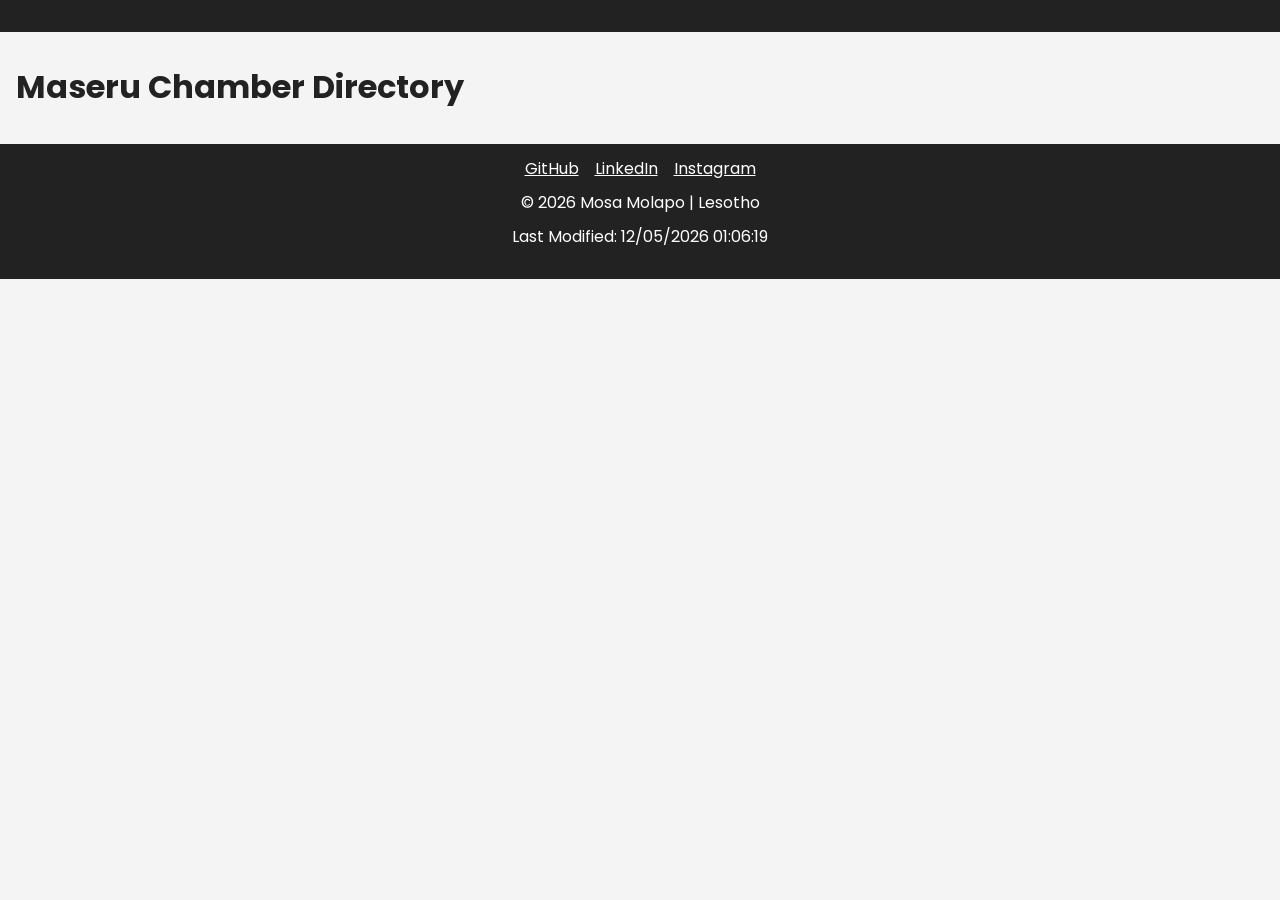
<file: index.html>
<!DOCTYPE html>
<html lang="en">
<head>
    <meta charset="UTF-8">
    <meta name="viewport" content="width=device-width, initial-scale=1.0">

    <title>WDD 231 | Home</title>

    <meta name="description" content="Course home page for WDD231">
    <meta name="author" content="Your Name">

    <link rel="stylesheet" href="styles/normalize.css">
    <link rel="stylesheet" href="styles/small.css">
    <link rel="stylesheet" href="styles/larger.css">

    <link rel="preconnect" href="https://fonts.googleapis.com">
    <link href="https://fonts.googleapis.com/css2?family=Poppins:wght@300;400;600&display=swap" rel="stylesheet">

    <script src="scripts/navigation.js" defer></script>
    <script src="scripts/dates.js" defer></script>
    <script src="scripts/courses.js" defer></script>
</head>

<body>

<header>
  <!-- logo/nav -->
</header>

<main>
  <h1>Maseru Chamber Directory</h1>

  <!-- rest of page -->
</main>

<footer>
    <div class="socials">
        <a href="https://github.com/yourusername" target="_blank">GitHub</a>
        <a href="https://linkedin.com" target="_blank">LinkedIn</a>
        <a href="https://instagram.com" target="_blank">Instagram</a>
    </div>

    <p>
        © <span id="year"></span> Mosa Molapo | Lesotho
    </p>

    <p id="lastModified"></p>
</footer>

</body>
</html>
</file>
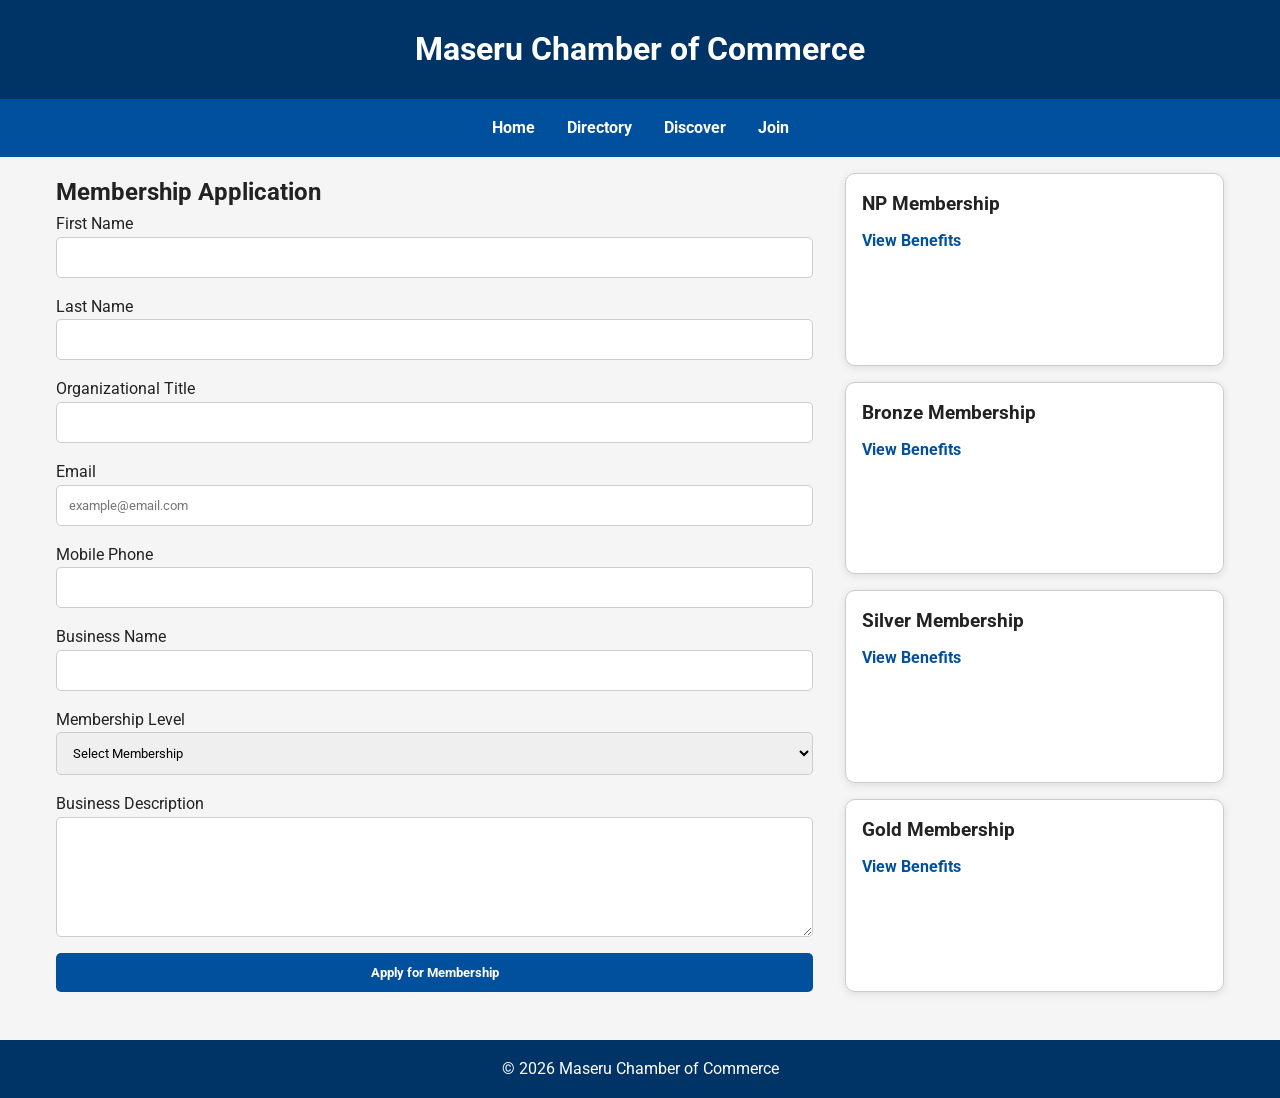
<file: chamber/join.html>
<!DOCTYPE html>
<html lang="en">
<head>
    <meta charset="UTF-8">
    <meta name="viewport" content="width=device-width, initial-scale=1.0">

    <title>Join the Chamber | Maseru Chamber of Commerce</title>

    <meta name="description"
        content="Apply for membership with the Maseru Chamber of Commerce and connect with local businesses, networking opportunities, and professional resources.">

    <meta name="author" content="Grace M">

    <link rel="icon" href="images/favicon.ico">

    <meta property="og:title" content="Join the Chamber | Maseru Chamber of Commerce">

    <meta property="og:description"
        content="Become a member of the Maseru Chamber of Commerce and access networking, training, events, and business growth opportunities.">

    <meta property="og:image"
        content="https://yourusername.github.io/wdd231/chamber/images/chamber-social.webp">

    <meta property="og:url"
        content="https://yourusername.github.io/wdd231/chamber/join.html">

    <meta property="og:type" content="website">

    <link rel="preconnect" href="https://fonts.googleapis.com">
    <link rel="preconnect" href="https://fonts.gstatic.com" crossorigin>

    <link href="https://fonts.googleapis.com/css2?family=Roboto:wght@400;500;700&display=swap"
        rel="stylesheet">

    <link rel="stylesheet" href="styles/chamber.css">
    <link rel="stylesheet" href="styles/join.css">

    <script src="scripts/join.js" defer></script>
</head>
<body>

<header>
    <h1>Maseru Chamber of Commerce</h1>
</header>

<nav>
    <a href="index.html">Home</a>
    <a href="directory.html">Directory</a>
    <a href="discover.html">Discover</a>
    <a href="join.html">Join</a>
</nav>

<main class="join-container">

    <section class="form-section">
        <h2>Membership Application</h2>

        <form method="get" action="thankyou.html">

            <label>
                First Name
                <input type="text"
                    name="firstname"
                    required
                    title="Enter your first name"
                    autocomplete="given-name">
            </label>

            <label>
                Last Name
                <input type="text"
                    name="lastname"
                    required
                    title="Enter your last name"
                    autocomplete="family-name">
            </label>

            <label>
                Organizational Title
                <input type="text"
                    name="orgtitle"
                    title="At least 7 characters, letters, hyphens and spaces only"
                    autocomplete="organization-title"
                    pattern="[A-Za-z\s\-]{7,}">
            </label>

            <label>
                Email
                <input type="email"
                    name="email"
                    required
                    title="Enter your email address"
                    autocomplete="email"
                    placeholder="example@email.com">
            </label>

            <label>
                Mobile Phone
                <input type="tel"
                    name="phone"
                    required
                    title="Enter your mobile phone number"
                    autocomplete="tel">
            </label>

            <label>
                Business Name
                <input type="text"
                    name="business"
                    required
                    title="Business name"
                    autocomplete="organization">
            </label>

            <label>
                Membership Level
                <select name="membership" required>
                    <option value="">Select Membership</option>
                    <option value="np">NP Membership</option>
                    <option value="bronze">Bronze Membership</option>
                    <option value="silver">Silver Membership</option>
                    <option value="gold">Gold Membership</option>
                </select>
            </label>

            <label>
                Business Description
                <textarea
                    name="description"
                    title="Describe your organization"></textarea>
            </label>

            <input type="hidden" id="timestamp" name="timestamp">

            <input type="submit" value="Apply for Membership">

        </form>
    </section>

    <aside class="membership-cards">

        <div class="card">
            <h3>NP Membership</h3>
            <a href="#" onclick="document.getElementById('npModal').showModal()">
                View Benefits
            </a>
        </div>

        <div class="card">
            <h3>Bronze Membership</h3>
            <a href="#" onclick="document.getElementById('bronzeModal').showModal()">
                View Benefits
            </a>
        </div>

        <div class="card">
            <h3>Silver Membership</h3>
            <a href="#" onclick="document.getElementById('silverModal').showModal()">
                View Benefits
            </a>
        </div>

        <div class="card">
            <h3>Gold Membership</h3>
            <a href="#" onclick="document.getElementById('goldModal').showModal()">
                View Benefits
            </a>
        </div>

    </aside>

</main>

<dialog id="npModal">
    <h3>NP Membership</h3>
    <p>Free membership for nonprofit organizations.</p>
    <button onclick="npModal.close()">Close</button>
</dialog>

<dialog id="bronzeModal">
    <h3>Bronze Membership</h3>
    <p>Networking opportunities and chamber listing.</p>
    <button onclick="bronzeModal.close()">Close</button>
</dialog>

<dialog id="silverModal">
    <h3>Silver Membership</h3>
    <p>Bronze benefits plus event discounts and training.</p>
    <button onclick="silverModal.close()">Close</button>
</dialog>

<dialog id="goldModal">
    <h3>Gold Membership</h3>
    <p>All benefits including homepage spotlight advertising.</p>
    <button onclick="goldModal.close()">Close</button>
</dialog>

<footer>
    <p>&copy; 2026 Maseru Chamber of Commerce</p>
</footer>

</body>
</html>
</file>
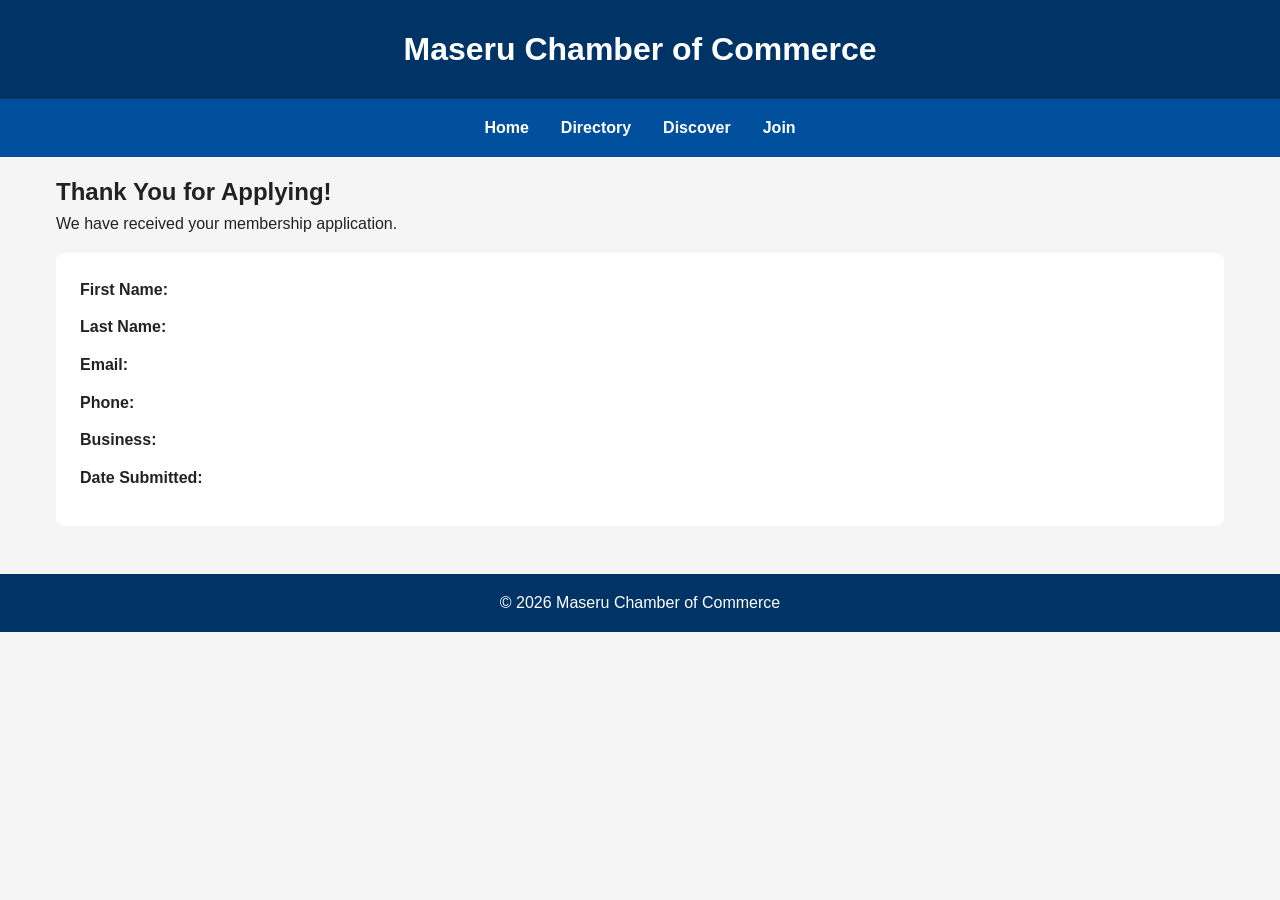
<file: chamber/thankyou.html>
<!DOCTYPE html>
<html lang="en">
<head>
    <meta charset="UTF-8">
    <meta name="viewport" content="width=device-width, initial-scale=1.0">
    <title>Thank You</title>

    <link rel="stylesheet" href="styles/chamber.css">

    <script defer>
        document.addEventListener("DOMContentLoaded", () => {
            const params = new URLSearchParams(window.location.search);

            document.getElementById("fname").textContent =
                params.get("firstname");

            document.getElementById("lname").textContent =
                params.get("lastname");

            document.getElementById("email").textContent =
                params.get("email");

            document.getElementById("phone").textContent =
                params.get("phone");

            document.getElementById("business").textContent =
                params.get("business");

            document.getElementById("timestamp").textContent =
                params.get("timestamp");
        });
    </script>
</head>
<body>

<header>
    <h1>Maseru Chamber of Commerce</h1>
</header>

<nav>
    <a href="index.html">Home</a>
    <a href="directory.html">Directory</a>
    <a href="discover.html">Discover</a>
    <a href="join.html">Join</a>
</nav>

<main>

    <h2>Thank You for Applying!</h2>

    <p>We have received your membership application.</p>

    <div class="submission-info">
        <p><strong>First Name:</strong> <span id="fname"></span></p>
        <p><strong>Last Name:</strong> <span id="lname"></span></p>
        <p><strong>Email:</strong> <span id="email"></span></p>
        <p><strong>Phone:</strong> <span id="phone"></span></p>
        <p><strong>Business:</strong> <span id="business"></span></p>
        <p><strong>Date Submitted:</strong> <span id="timestamp"></span></p>
    </div>

</main>

<footer>
    <p>&copy; 2026 Maseru Chamber of Commerce</p>
</footer>

</body>
</html>
</file>
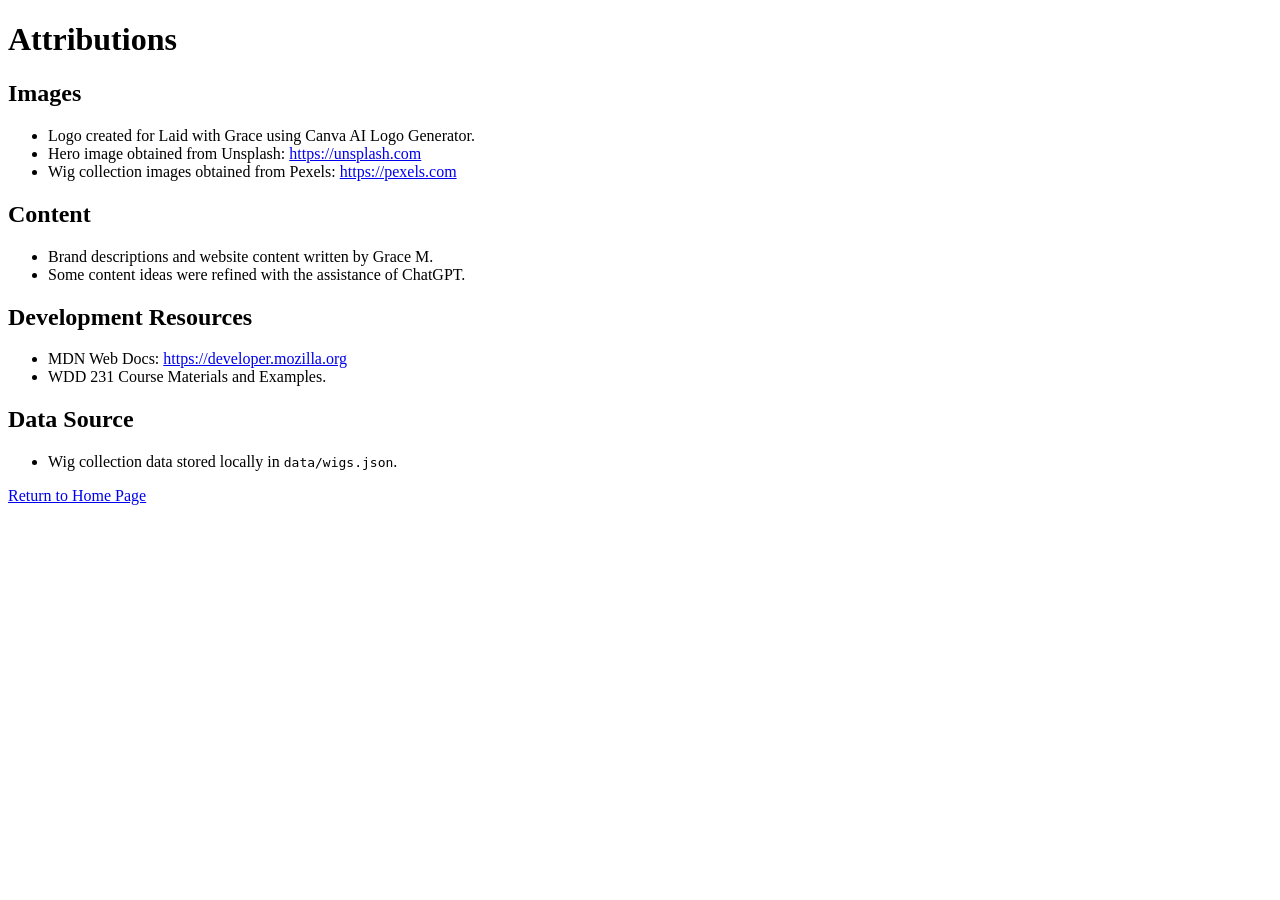
<file: final/attributions.html>
<!DOCTYPE html>
<html lang="en">
<head>
    <meta charset="UTF-8">
    <meta name="author" content="Mosa Molapo">
    <meta name="description" content="Attributions and sources for the Laid with Grace website.">
    <meta name="viewport" content="width=device-width, initial-scale=1.0">

    <title>Attributions | Laid with Grace</title>
</head>
<body>

<header>
    <h1>Attributions</h1>
</header>

<main>

    <h2>Images</h2>
    <ul>
        <li>
            Logo created for Laid with Grace using Canva AI Logo Generator.
        </li>

        <li>
            Hero image obtained from Unsplash:
            <a href="https://unsplash.com" target="_blank">
                https://unsplash.com
            </a>
        </li>

        <li>
            Wig collection images obtained from Pexels:
            <a href="https://pexels.com" target="_blank">
                https://pexels.com
            </a>
        </li>
    </ul>

    <h2>Content</h2>
    <ul>
        <li>
            Brand descriptions and website content written by Grace M.
        </li>

        <li>
            Some content ideas were refined with the assistance of ChatGPT.
        </li>
    </ul>

    <h2>Development Resources</h2>
    <ul>
        <li>
            MDN Web Docs:
            <a href="https://developer.mozilla.org/" target="_blank">
                https://developer.mozilla.org
            </a>
        </li>

        <li>
            WDD 231 Course Materials and Examples.
        </li>
    </ul>

    <h2>Data Source</h2>
    <ul>
        <li>
            Wig collection data stored locally in
            <code>data/wigs.json</code>.
        </li>
    </ul>

</main>

<footer>
    <p>
        <a href="index.html">Return to Home Page</a>
    </p>
</footer>

</body>
</html>
</file>
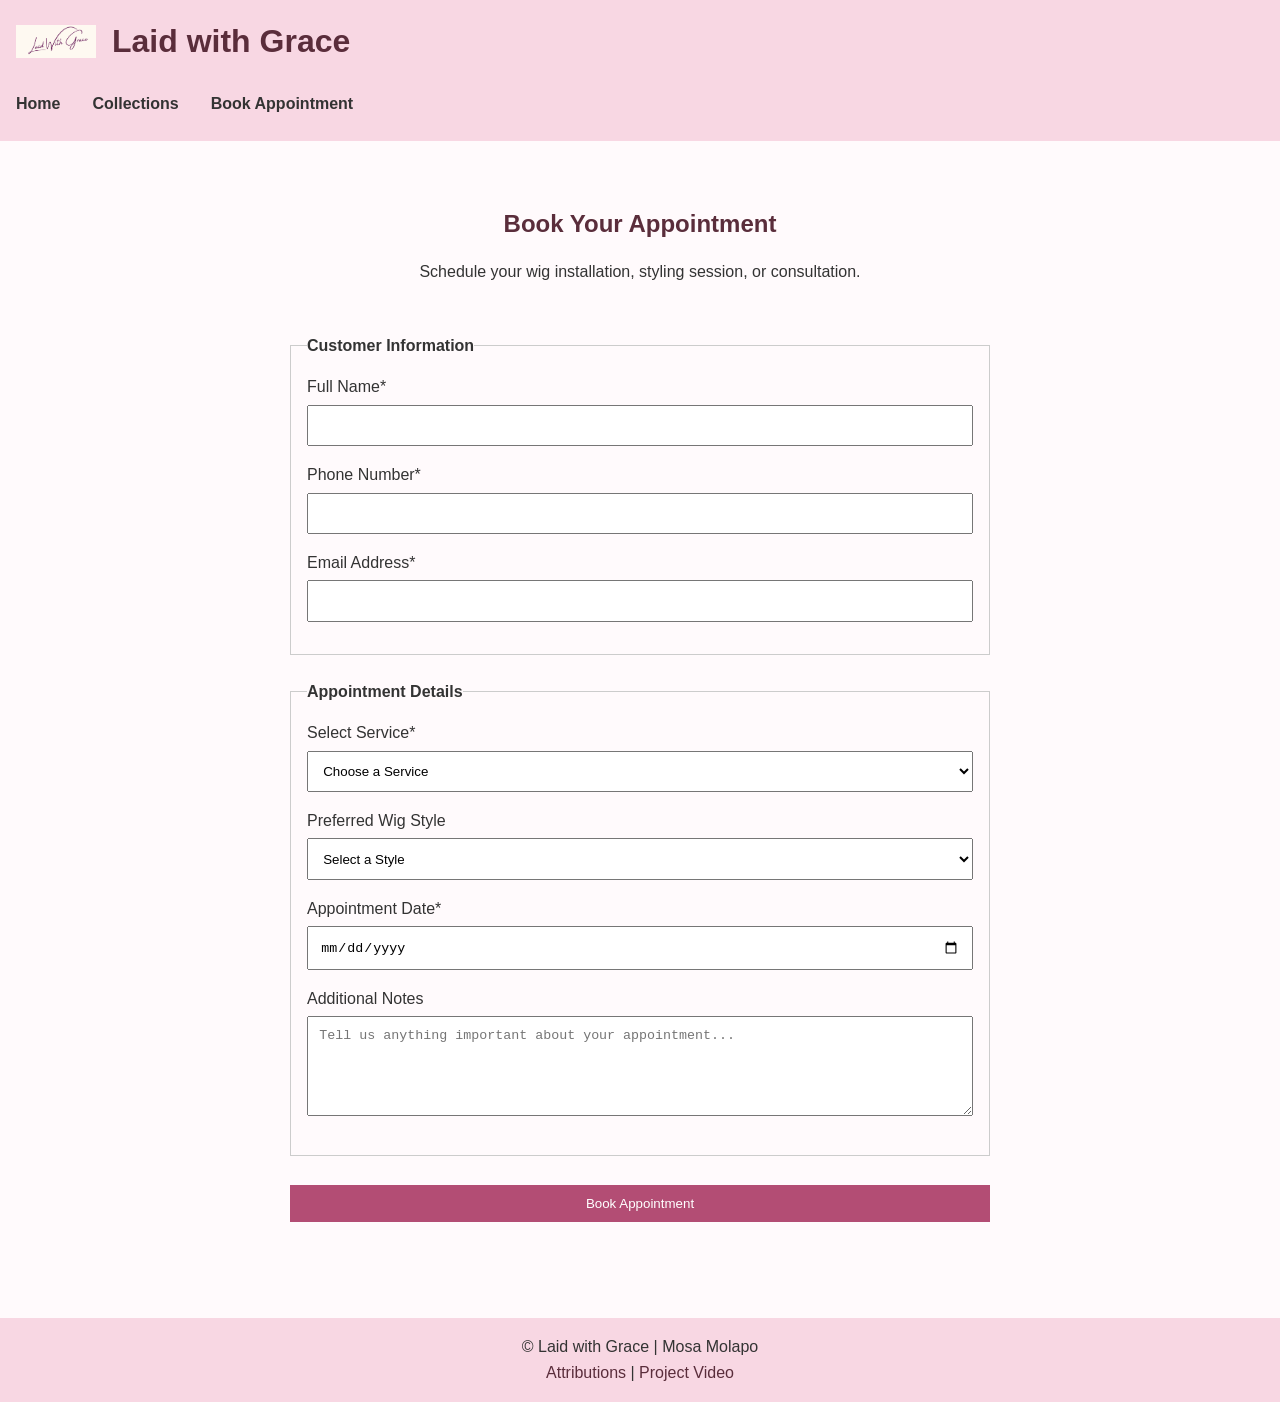
<file: final/booking.html>
<!DOCTYPE html>
<html lang="en">
<head>
    <meta charset="UTF-8">
    <meta name="author" content="Mosa Molapo">
    <meta name="description" content="Book a wig installation appointment with Laid with Grace.">
    <meta name="viewport" content="width=device-width, initial-scale=1.0">

    <meta property="og:title" content="Book an Appointment | Laid with Grace">
    <meta property="og:description" content="Schedule your wig installation or consultation today.">
    <meta property="og:image" content="https://your-github-username.github.io/wdd231/final/images/logo.webp">
    <meta property="og:url" content="https://your-github-username.github.io/wdd231/final/booking.html">

    <title>Laid with Grace | Book Appointment</title>

    <link rel="icon" href="images/favicon.ico">
    <link rel="stylesheet" href="css/styles.css">

    <script type="module" src="js/main.js" defer></script>
</head>

<body>

<header>
    <div class="logo-container">
        <img src="images/logo.webp" alt="Laid with Grace Logo" width="80" height="80">
        <h1>Laid with Grace</h1>
    </div>

    <button id="menu-btn" aria-label="Open Navigation Menu">
        ☰
    </button>

    <nav id="navigation">
        <ul>
            <li><a href="index.html">Home</a></li>
            <li><a href="collection.html">Collections</a></li>
            <li><a href="booking.html" class="active">Book Appointment</a></li>
        </ul>
    </nav>
</header>

<main>

    <section class="page-banner">
        <h2>Book Your Appointment</h2>
        <p>
            Schedule your wig installation, styling session, or consultation.
        </p>
    </section>

    <section class="booking-form-section">

        <form method="get" action="thankyou.html">

            <fieldset>
                <legend>Customer Information</legend>

                <label>
                    Full Name*
                    <input
                        type="text"
                        name="fullname"
                        required
                        autocomplete="name">
                </label>

                <label>
                    Phone Number*
                    <input
                        type="tel"
                        name="phone"
                        required
                        autocomplete="tel">
                </label>

                <label>
                    Email Address*
                    <input
                        type="email"
                        name="email"
                        required
                        autocomplete="email">
                </label>
            </fieldset>

            <fieldset>
                <legend>Appointment Details</legend>

                <label>
                    Select Service*
                    <select name="service" required>
                        <option value="">Choose a Service</option>
                        <option value="Wig Installation">Wig Installation</option>
                        <option value="Wig Revamp">Wig Revamp</option>
                        <option value="Wig Styling">Wig Styling</option>
                        <option value="Consultation">Consultation</option>
                    </select>
                </label>

                <label>
                    Preferred Wig Style
                    <select name="wigstyle">
                        <option value="">Select a Style</option>
                        <option value="Body Wave">Body Wave</option>
                        <option value="Straight HD">Straight HD</option>
                        <option value="Deep Wave">Deep Wave</option>
                        <option value="Curly Wig">Curly Wig</option>
                    </select>
                </label>

                <label>
                    Appointment Date*
                    <input
                        type="date"
                        name="appointmentdate"
                        required>
                </label>

                <label>
                    Additional Notes
                    <textarea
                        name="notes"
                        rows="5"
                        placeholder="Tell us anything important about your appointment..."></textarea>
                </label>
            </fieldset>

            <input type="submit" value="Book Appointment">

        </form>

    </section>

</main>

<footer>
    <p>&copy; <span id="year"></span> Laid with Grace | Mosa Molapo</p>

    <p>
        <a href="attributions.html">Attributions</a> |
        <a href="https://youtube.com/" target="_blank">Project Video</a>
    </p>

    <p id="lastModified"></p>
</footer>

</body>
</html>
</file>
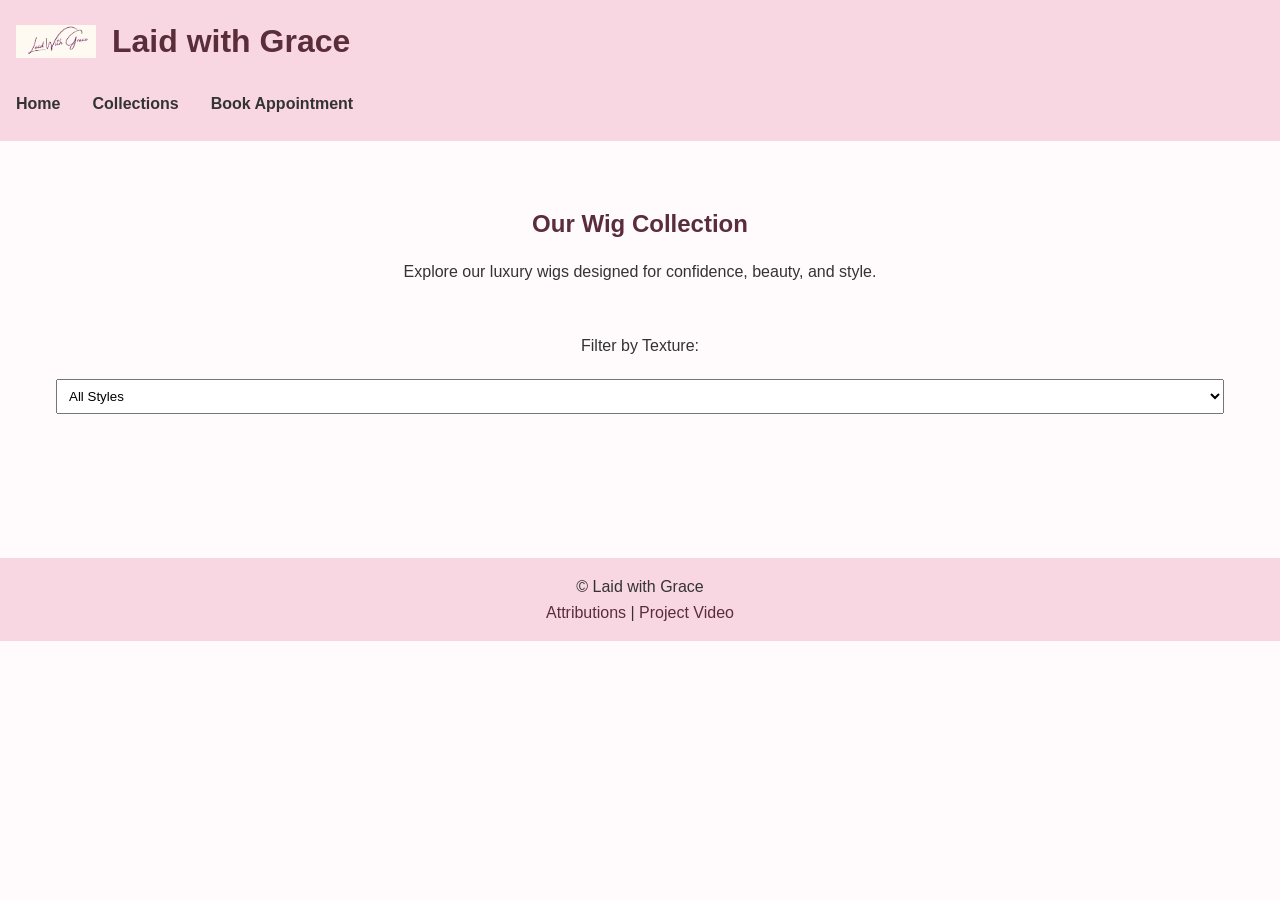
<file: final/collection.html>
<!DOCTYPE html>
<html lang="en">
<head>
    <meta charset="UTF-8">
    <meta name="author" content="Grace M">
    <meta name="description" content="Browse premium wigs from Laid with Grace.">
    <meta name="viewport" content="width=device-width, initial-scale=1.0">

    <meta property="og:title" content="Laid with Grace Collection">
    <meta property="og:description" content="Luxury wig collection.">
    <meta property="og:image" content="https://your-github-username.github.io/wdd231/final/images/logo.webp">
    <meta property="og:url" content="https://your-github-username.github.io/wdd231/final/collection.html">

    <title>Laid with Grace | Collection</title>

    <link rel="icon" href="images/favicon.ico">
    <link rel="stylesheet" href="css/styles.css">

    <script type="module" src="js/collection.js" defer></script>
</head>

<body>

<header>
    <div class="logo-container">
        <img src="images/logo.webp" alt="Laid with Grace Logo" width="80" height="80">
        <h1>Laid with Grace</h1>
    </div>

    <button id="menu-btn" aria-label="Menu">☰</button>

    <nav id="navigation">
        <ul>
            <li><a href="index.html">Home</a></li>
            <li><a href="collection.html" class="active">Collections</a></li>
            <li><a href="booking.html">Book Appointment</a></li>
        </ul>
    </nav>
</header>

<main>

    <section class="page-banner">
        <h2>Our Wig Collection</h2>
        <p>
            Explore our luxury wigs designed for confidence, beauty, and style.
        </p>
    </section>

    <section class="controls">

        <label for="filter">
            Filter by Texture:
        </label>

        <select id="filter">
            <option value="all">All Styles</option>
            <option value="Straight">Straight</option>
            <option value="Body Wave">Body Wave</option>
            <option value="Deep Wave">Deep Wave</option>
            <option value="Curly">Curly</option>
        </select>

    </section>

    <section id="wig-container" class="wig-grid">
        <!-- Cards generated by JavaScript -->
    </section>

</main>

<!-- Modal Dialog -->
<dialog id="wigModal">

    <div id="modalContent"></div>

    <button id="closeModal">
        Close
    </button>

</dialog>

<footer>
    <p>&copy; <span id="year"></span> Laid with Grace</p>

    <p>
        <a href="attributions.html">Attributions</a> |
        <a href="https://youtube.com/" target="_blank">Project Video</a>
    </p>

    <p id="lastModified"></p>
</footer>

</body>
</html>
</file>
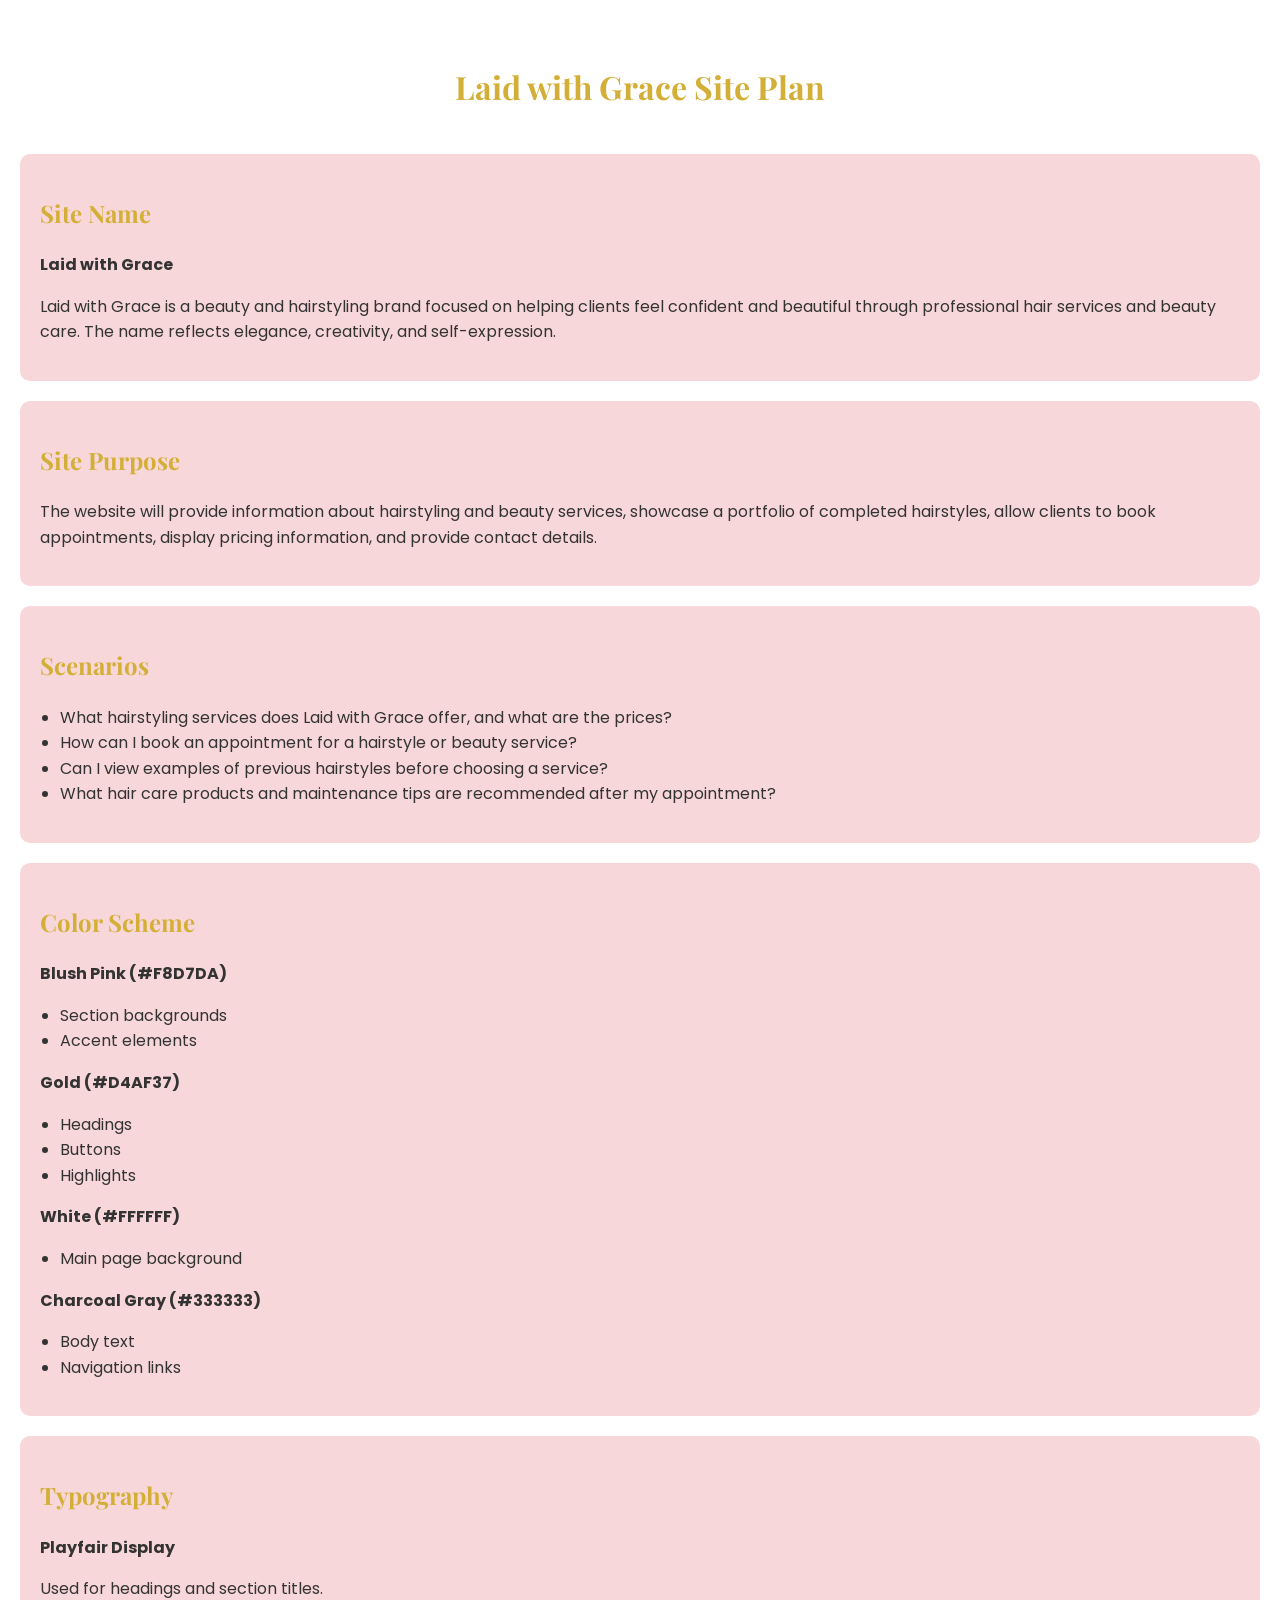
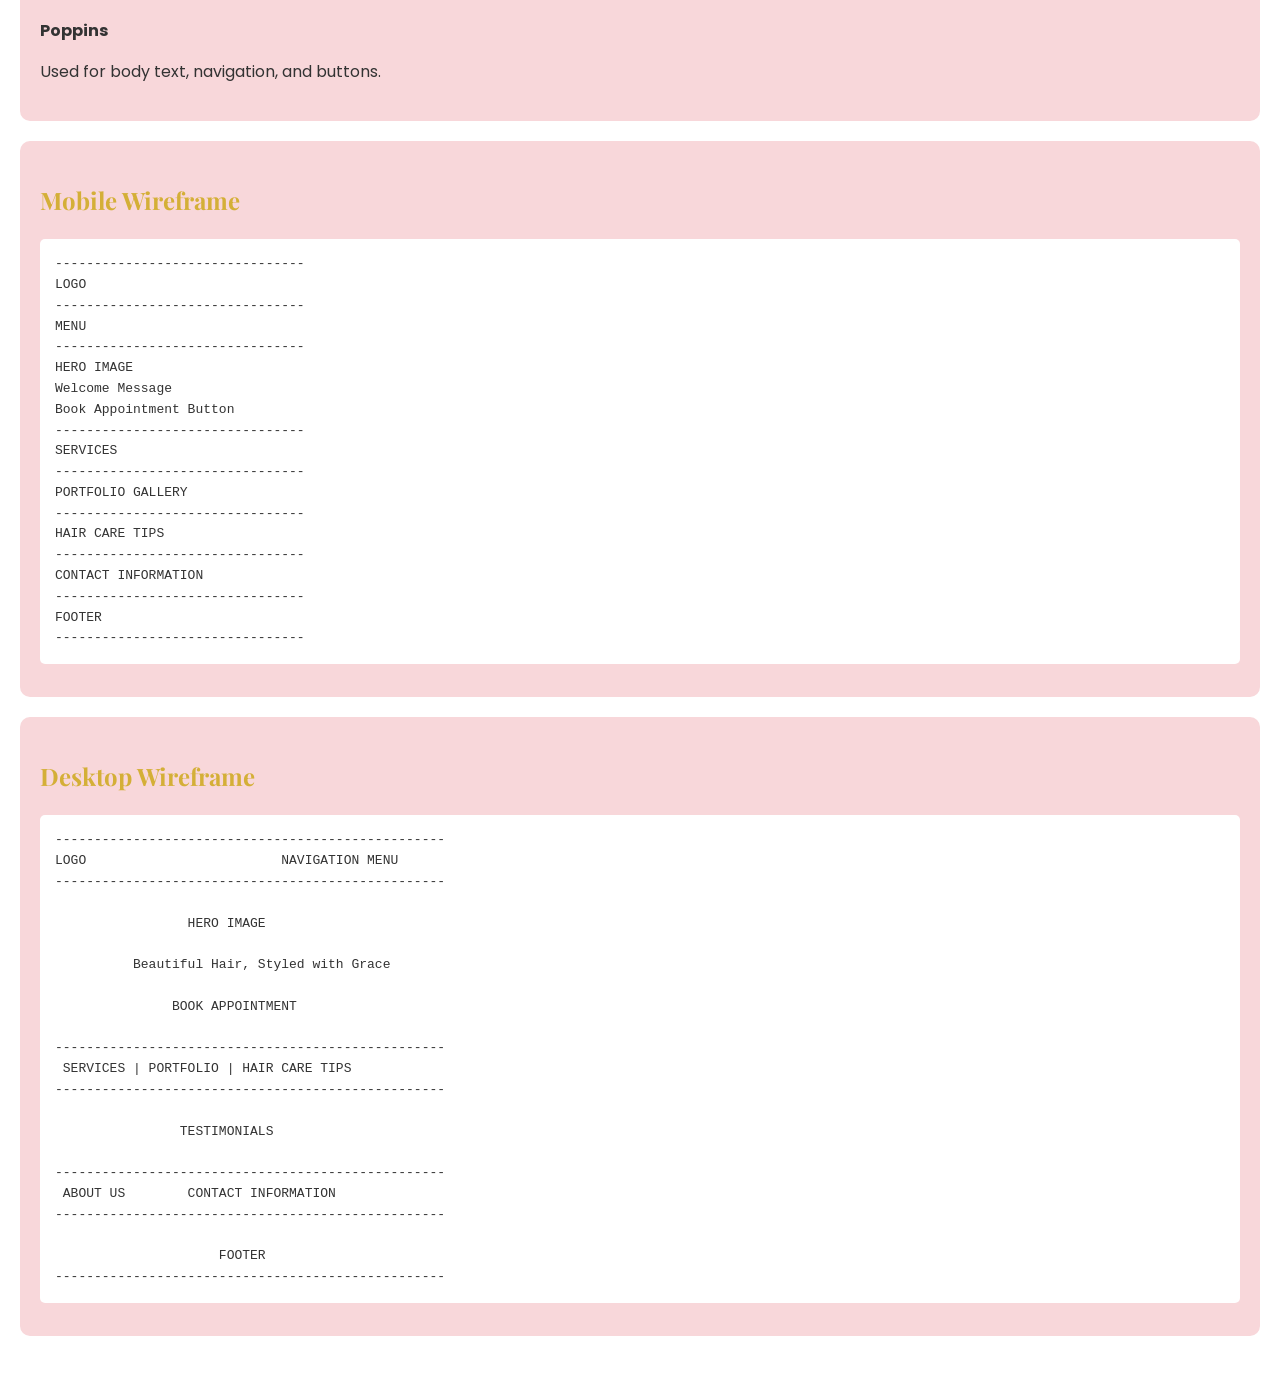
<file: project/siteplan.html>
<!DOCTYPE html>
<html lang="en">
<head>
    <meta charset="UTF-8">
    <meta name="viewport" content="width=device-width, initial-scale=1.0">
    <title>Laid with Grace Site Plan</title>

    <link rel="stylesheet" href="styles/siteplan.css">

    <link rel="preconnect" href="https://fonts.googleapis.com">
    <link rel="preconnect" href="https://fonts.gstatic.com" crossorigin>
    <link href="https://fonts.googleapis.com/css2?family=Playfair+Display:wght@600&family=Poppins:wght@300;400;500&display=swap" rel="stylesheet">
</head>
<body>

    <header>
        <h1>Laid with Grace Site Plan</h1>
    </header>

    <main>

        <section>
            <h2>Site Name</h2>
            <p><strong>Laid with Grace</strong></p>
            <p>
                Laid with Grace is a beauty and hairstyling brand focused on helping clients
                feel confident and beautiful through professional hair services and beauty care.
                The name reflects elegance, creativity, and self-expression.
            </p>
        </section>

        <section>
            <h2>Site Purpose</h2>
            <p>
                The website will provide information about hairstyling and beauty services,
                showcase a portfolio of completed hairstyles, allow clients to book appointments,
                display pricing information, and provide contact details.
            </p>
        </section>

        <section>
            <h2>Scenarios</h2>
            <ul>
                <li>What hairstyling services does Laid with Grace offer, and what are the prices?</li>
                <li>How can I book an appointment for a hairstyle or beauty service?</li>
                <li>Can I view examples of previous hairstyles before choosing a service?</li>
                <li>What hair care products and maintenance tips are recommended after my appointment?</li>
            </ul>
        </section>

        <section>
            <h2>Color Scheme</h2>

            <p><strong>Blush Pink (#F8D7DA)</strong></p>
            <ul>
                <li>Section backgrounds</li>
                <li>Accent elements</li>
            </ul>

            <p><strong>Gold (#D4AF37)</strong></p>
            <ul>
                <li>Headings</li>
                <li>Buttons</li>
                <li>Highlights</li>
            </ul>

            <p><strong>White (#FFFFFF)</strong></p>
            <ul>
                <li>Main page background</li>
            </ul>

            <p><strong>Charcoal Gray (#333333)</strong></p>
            <ul>
                <li>Body text</li>
                <li>Navigation links</li>
            </ul>
        </section>

        <section>
            <h2>Typography</h2>

            <p><strong>Playfair Display</strong></p>
            <p>Used for headings and section titles.</p>

            <p><strong>Poppins</strong></p>
            <p>Used for body text, navigation, and buttons.</p>
        </section>

        <section>
            <h2>Mobile Wireframe</h2>

<pre>
--------------------------------
LOGO
--------------------------------
MENU
--------------------------------
HERO IMAGE
Welcome Message
Book Appointment Button
--------------------------------
SERVICES
--------------------------------
PORTFOLIO GALLERY
--------------------------------
HAIR CARE TIPS
--------------------------------
CONTACT INFORMATION
--------------------------------
FOOTER
--------------------------------
</pre>

        </section>

        <section>
            <h2>Desktop Wireframe</h2>

<pre>
--------------------------------------------------
LOGO                         NAVIGATION MENU
--------------------------------------------------

                 HERO IMAGE

          Beautiful Hair, Styled with Grace

               BOOK APPOINTMENT

--------------------------------------------------
 SERVICES | PORTFOLIO | HAIR CARE TIPS
--------------------------------------------------

                TESTIMONIALS

--------------------------------------------------
 ABOUT US        CONTACT INFORMATION
--------------------------------------------------

                     FOOTER
--------------------------------------------------
</pre>

        </section>

    </main>

</body>
</html>
</file>
<file: styles/small.css>
body {
    font-family: 'Poppins', sans-serif;
    margin: 0;
    padding: 0;
    background-color: #f4f4f4;
    color: #222;
}

header {
    background: #222;
    color: white;
    padding: 1rem;
}

.logo-area {
    display: flex;
    align-items: center;
    gap: 1rem;
}

.logo-area img {
    width: 50px;
}

#menu {
    font-size: 2rem;
    background: none;
    border: none;
    color: white;
    cursor: pointer;
}

#menu::before {
    content: "☰";
}

#menu.open::before {
    content: "✖";
}

.navigation {
    display: none;
    list-style: none;
    padding: 0;
}

.navigation.open {
    display: block;
}

.navigation li {
    margin: 1rem 0;
}

.navigation a {
    color: white;
    text-decoration: none;
}

.navigation a:hover {
    color: #ffd166;
}

.active {
    font-weight: bold;
}

main {
    padding: 1rem;
}

.card {
    background: white;
    padding: 1rem;
    margin-bottom: 1rem;
    border-radius: 10px;
}

.card img {
    width: 100%;
    height: auto;
}

.buttons {
    display: flex;
    gap: 1rem;
    flex-wrap: wrap;
    margin-bottom: 1rem;
}

button {
    padding: 0.5rem 1rem;
    border: none;
    background: #222;
    color: white;
    cursor: pointer;
}

button:hover {
    background: #444;
}

.course-card {
    padding: 1rem;
    margin-bottom: 1rem;
    border-radius: 8px;
    background: #ddd;
}

.completed {
    background: #90be6d;
    color: black;
}

footer {
    background: #222;
    color: white;
    text-align: center;
    padding: 1rem;
}

.socials {
    display: flex;
    justify-content: center;
    gap: 1rem;
}

.socials a {
    color: white;
}
</file>
<file: styles/larger.css>
@media screen and (min-width: 768px) {

    #menu {
        display: none;
    }

    .navigation {
        display: flex;
        gap: 2rem;
    }

    main {
        display: grid;
        grid-template-columns: 1fr 1fr;
        gap: 1rem;
    }

    .card:last-child {
        grid-column: span 2;
    }
}
</file>
<file: chamber/styles/chamber.css>
* {
    margin: 0;
    padding: 0;
    box-sizing: border-box;
}


body {
    font-family: "Roboto", sans-serif;
    line-height: 1.6;
    background-color: #f5f5f5;
    color: #222;
}


header {
    background-color: #003366;
    color: white;
    text-align: center;
    padding: 1.5rem;
}

header h1 {
    font-size: 2rem;
}


nav {
    background-color: #00509e;
    display: flex;
    justify-content: center;
    flex-wrap: wrap;
}

nav a {
    color: white;
    text-decoration: none;
    padding: 1rem;
    font-weight: 700;
}

nav a:hover,
nav a:focus {
    background-color: #003366;
}


main {
    max-width: 1200px;
    margin: 0 auto;
    padding: 1rem;
}


input,
select,
textarea {
    width: 100%;
    padding: 0.75rem;
    border: 1px solid #ccc;
    border-radius: 5px;
    font-family: inherit;
}

textarea {
    min-height: 120px;
    resize: vertical;
}

input[type="submit"] {
    background-color: #00509e;
    color: white;
    border: none;
    cursor: pointer;
    font-weight: 700;
}

input[type="submit"]:hover {
    background-color: #003366;
}


.card {
    background-color: white;
    padding: 1rem;
    border-radius: 8px;
    box-shadow: 0 2px 8px rgba(0, 0, 0, 0.1);
}

.card h3 {
    margin-bottom: 0.5rem;
}

.card a {
    color: #00509e;
    text-decoration: none;
    font-weight: 700;
}


.submission-info {
    background-color: white;
    padding: 1.5rem;
    border-radius: 8px;
    margin-top: 1rem;
}

.submission-info p {
    margin-bottom: 0.75rem;
}


footer {
    background-color: #003366;
    color: white;
    text-align: center;
    padding: 1rem;
    margin-top: 2rem;
}
</file>
<file: chamber/styles/join.css>
.join-container {
    display: grid;
    gap: 2rem;
    padding: 1rem;
}

form {
    display: flex;
    flex-direction: column;
    gap: 1rem;
}

label {
    display: flex;
    flex-direction: column;
}

.membership-cards {
    display: grid;
    gap: 1rem;
}

.card {
    padding: 1rem;
    border: 1px solid #ccc;
    border-radius: 10px;

    opacity: 0;
    transform: translateY(20px);

    animation: fadeIn 1s forwards;
}

.card:nth-child(2) {
    animation-delay: .3s;
}

.card:nth-child(3) {
    animation-delay: .6s;
}

.card:nth-child(4) {
    animation-delay: .9s;
}

@keyframes fadeIn {
    from {
        opacity: 0;
        transform: translateY(20px);
    }

    to {
        opacity: 1;
        transform: translateY(0);
    }
}

dialog {
    padding: 1rem;
}

@media (min-width: 768px) {
    .join-container {
        grid-template-columns: 2fr 1fr;
    }
}
</file>
<file: final/css/styles.css>
* {
    margin: 0;
    padding: 0;
    box-sizing: border-box;
}

body {
    font-family: Arial, Helvetica, sans-serif;
    line-height: 1.6;
    background-color: #fffafc;
    color: #333;
}

img {
    max-width: 100%;
    display: block;
    height: auto;
}

a {
    text-decoration: none;
}

main {
    max-width: 1200px;
    margin: auto;
    padding: 1rem;
}


header {
    background-color: #f8d7e3;
    padding: 1rem;
}

.logo-container {
    display: flex;
    align-items: center;
    gap: 1rem;
}

.logo-container h1 {
    color: #5a2d3b;
}

#menu-btn {
    margin-top: 1rem;
    border: none;
    background: none;
    font-size: 2rem;
    cursor: pointer;
}

#navigation {
    display: none;
}

#navigation.open {
    display: block;
}

#navigation ul {
    list-style: none;
}

#navigation li {
    margin: .5rem 0;
}

#navigation a {
    color: #333;
    font-weight: bold;
}

.active {
    color: #b34d74;
}


.hero {
    display: grid;
    gap: 2rem;
    align-items: center;
    margin: 2rem 0;
}

.hero-text h2 {
    margin-bottom: 1rem;
    color: #5a2d3b;
}

.hero-text p {
    margin-bottom: 1rem;
}

.btn {
    display: inline-block;
    background-color: #b34d74;
    color: white;
    padding: .8rem 1.2rem;
    border-radius: 5px;
}


section {
    margin: 3rem 0;
}

section h2 {
    text-align: center;
    margin-bottom: 1rem;
    color: #5a2d3b;
}


.featured-grid,
.benefit-grid,
.wig-grid {
    display: grid;
    gap: 1.5rem;
}

.card,
.benefit,
.wig-card {
    background: white;
    border: 1px solid #ddd;
    border-radius: 10px;
    padding: 1rem;
    box-shadow: 0 2px 6px rgba(0,0,0,.1);
}

.card h3,
.wig-card h3 {
    margin: .5rem 0;
}

.wig-card button {
    margin-top: .5rem;
    margin-right: .5rem;
    padding: .5rem .8rem;
    border: none;
    cursor: pointer;
    border-radius: 5px;
    background-color: #b34d74;
    color: white;
}


.testimonial-container {
    display: grid;
    gap: 1rem;
}

blockquote {
    background: white;
    padding: 1rem;
    border-left: 5px solid #b34d74;
}

cite {
    display: block;
    margin-top: .5rem;
    font-style: normal;
    font-weight: bold;
}


.page-banner {
    text-align: center;
}

.controls {
    margin: 2rem 0;
    text-align: center;
}

.controls select {
    padding: .5rem;
}


form {
    max-width: 700px;
    margin: auto;
}

fieldset {
    margin-bottom: 1.5rem;
    padding: 1rem;
    border: 1px solid #ccc;
}

legend {
    font-weight: bold;
}

label {
    display: block;
    margin-bottom: 1rem;
}

input,
select,
textarea {
    width: 100%;
    padding: .7rem;
    margin-top: .3rem;
}

input[type="submit"] {
    background-color: #b34d74;
    color: white;
    border: none;
    cursor: pointer;
}


.confirmation {
    max-width: 700px;
    margin: auto;
    text-align: center;
}

#booking-details {
    margin: 2rem 0;
    text-align: left;
    background: white;
    padding: 1rem;
    border-radius: 10px;
}


dialog {
    width: 90%;
    max-width: 500px;
    border: none;
    border-radius: 10px;
    padding: 1rem;
}

dialog::backdrop {
    background: rgba(0,0,0,.5);
}

#closeModal {
    margin-top: 1rem;
    padding: .6rem 1rem;
    border: none;
    background-color: #b34d74;
    color: white;
    cursor: pointer;
}


footer {
    text-align: center;
    background-color: #f8d7e3;
    padding: 1rem;
    margin-top: 2rem;
}

footer a {
    color: #5a2d3b;
}


@media (min-width: 768px) {

    #menu-btn {
        display: none;
    }

    #navigation {
        display: block;
    }

    #navigation ul {
        display: flex;
        gap: 2rem;
        margin-top: 1rem;
    }

    .hero {
        grid-template-columns: 1fr 1fr;
    }

    .featured-grid,
    .benefit-grid,
    .wig-grid {
        grid-template-columns: repeat(3, 1fr);
    }

    .testimonial-container {
        grid-template-columns: repeat(3, 1fr);
    }
}
</file>
<file: project/styles/siteplan.css>
body {
    font-family: 'Poppins', sans-serif;
    background-color: #ffffff;
    color: #333333;
    margin: 0;
    padding: 20px;
    line-height: 1.6;
}

header {
    text-align: center;
    padding: 20px;
}

h1,
h2 {
    font-family: 'Playfair Display', serif;
    color: #D4AF37;
}

section {
    background-color: #F8D7DA;
    padding: 20px;
    margin-bottom: 20px;
    border-radius: 10px;
}

pre {
    background-color: #ffffff;
    padding: 15px;
    overflow-x: auto;
    border-radius: 5px;
}

ul {
    padding-left: 20px;
}
</file>
